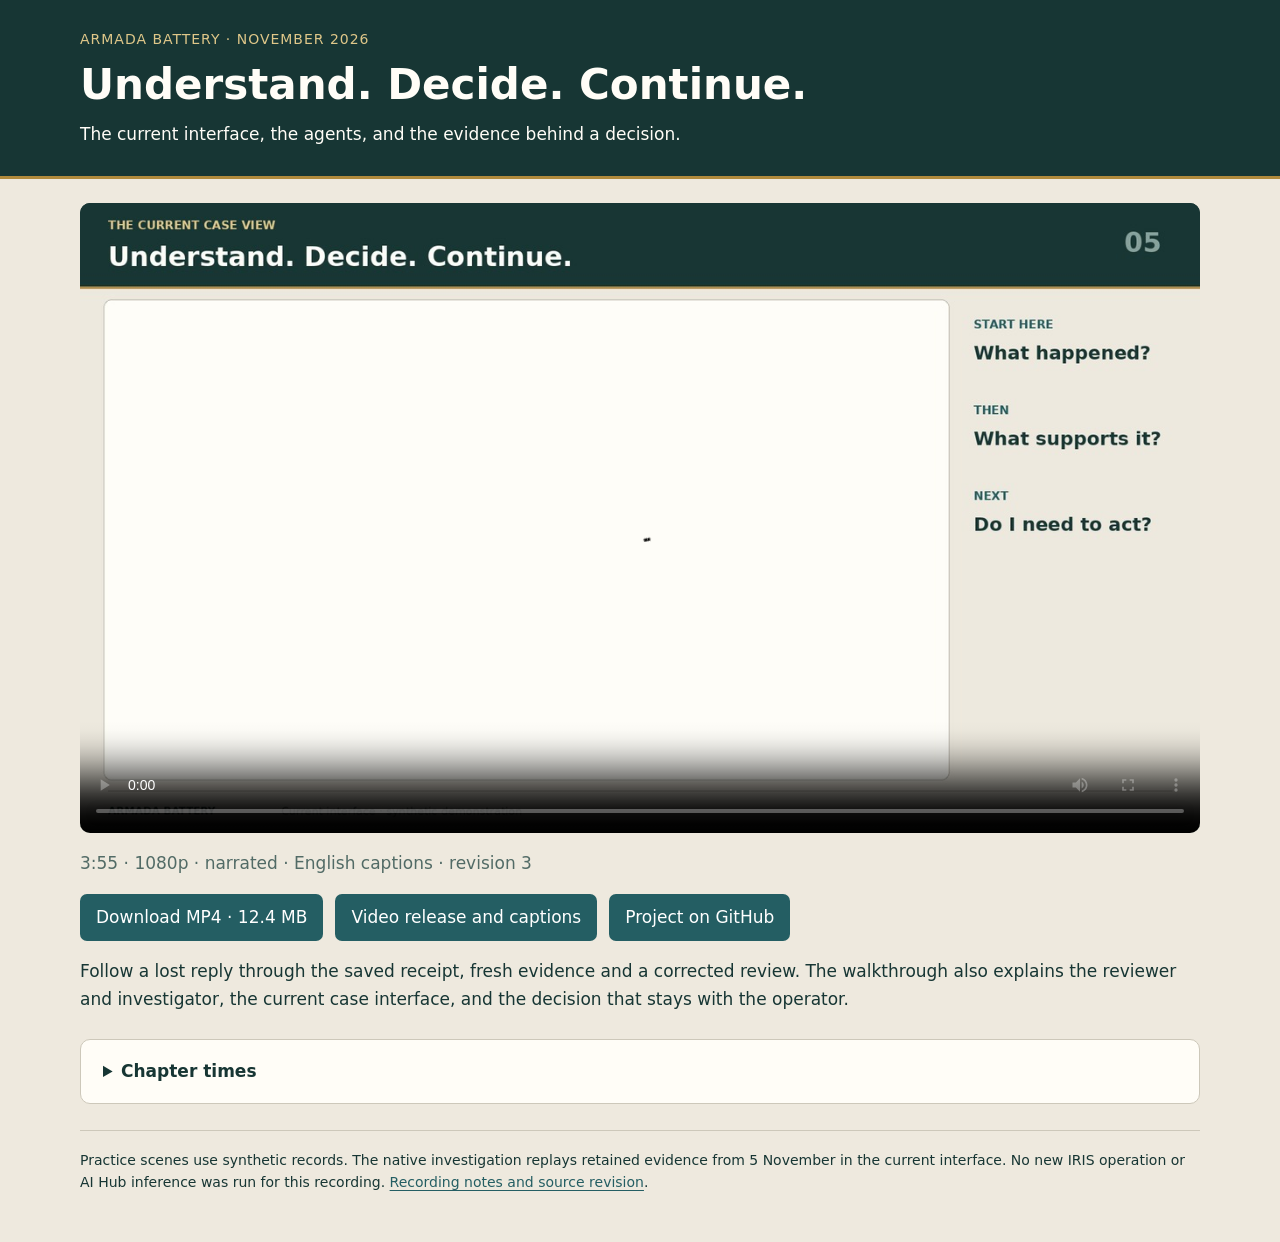
<file: docs/video/index.html>
<!doctype html>
<html lang="en"><head><meta charset="utf-8"><meta name="viewport" content="width=device-width,initial-scale=1">
<title>Armada Battery — current interface walkthrough</title>
<meta name="description" content="A 3:55 walkthrough of Battery's current interface, agent roles, and retained IRIS investigation evidence. Watch or download the MP4 without signing in.">
<style>
*{box-sizing:border-box}body{margin:0;background:#eee9de;color:#173634;font:17px/1.6 system-ui,sans-serif}header{padding:28px max(20px,calc((100vw - 1120px)/2));background:#173634;color:#fffdf7;border-bottom:3px solid #b18a3c}header p{color:#dfc789;margin:0;font-size:14px;letter-spacing:.07em}h1{font-size:clamp(26px,4vw,42px);line-height:1.2;margin:10px 0}main{max-width:1160px;margin:auto;padding:24px 20px 48px}video{display:block;width:100%;aspect-ratio:16/9;background:#173634;border-radius:10px}.meta{color:#526b66}.actions{display:flex;gap:12px;flex-wrap:wrap}.actions a{padding:10px 16px;background:#245e63;color:#fff;border-radius:7px;text-decoration:none}a{color:#245e63;text-underline-offset:3px}details{background:#fffdf7;padding:18px 22px;margin:26px 0;border:1px solid #cdc8ba;border-radius:10px}summary{cursor:pointer;font-weight:650}ol{list-style:none;padding:0;display:grid;grid-template-columns:1fr 1fr;gap:10px 24px}li{display:flex;gap:12px}time{min-width:3em;color:#526b66;font-variant-numeric:tabular-nums}footer{font-size:14px;border-top:1px solid #cdc8ba;padding-top:18px}@media(max-width:650px){ol{grid-template-columns:1fr}}
</style></head><body>
<header><p>ARMADA BATTERY · NOVEMBER 2026</p><h1>Understand. Decide. Continue.</h1><div>The current interface, the agents, and the evidence behind a decision.</div></header>
<main><video controls playsinline preload="metadata" poster="poster.jpg"><source src="https://github.com/rbnbric/armada-battery/releases/download/media-2026-11-11-v3/armada-battery-current-v3.mp4" type="video/mp4"><track kind="captions" srclang="en" label="English" src="captions.vtt">Your browser can <a href="https://github.com/rbnbric/armada-battery/releases/download/media-2026-11-11-v3/armada-battery-current-v3.mp4">download the MP4</a>.</video><p class="meta">3:55 · 1080p · narrated · English captions · revision 3</p><nav class="actions" aria-label="Video links"><a href="https://github.com/rbnbric/armada-battery/releases/download/media-2026-11-11-v3/armada-battery-current-v3.mp4">Download MP4 · 12.4 MB</a><a href="https://github.com/rbnbric/armada-battery/releases/tag/media-2026-11-11-v3">Video release and captions</a><a href="https://github.com/rbnbric/armada-battery">Project on GitHub</a></nav><p>Follow a lost reply through the saved receipt, fresh evidence and a corrected review. The walkthrough also explains the reviewer and investigator, the current case interface, and the decision that stays with the operator.</p><details><summary>Chapter times</summary><ol><li><time>0:00</time> Can you safely send it again?</li><li><time>0:08</time> One request. A retained receipt.</li><li><time>0:20</time> A fresh observation supports the result.</li><li><time>0:33</time> The first answer stays in the record.</li><li><time>0:44</time> Understand. Decide. Continue.</li><li><time>0:56</time> A clearer route through the work.</li><li><time>1:09</time> What the agents do</li><li><time>1:32</time> A first answer, an investigation, a checked result.</li><li><time>1:47</time> Was the assertion supported? Did the result pass?</li><li><time>2:00</time> Readable summaries. Original records underneath.</li><li><time>2:15</time> Was that later change intentional?</li><li><time>2:29</time> An interpretation you can inspect.</li><li><time>2:44</time> Choose a path and record the reason.</li><li><time>3:00</time> A continuous route through the evidence.</li><li><time>3:11</time> Connected evidence, with a defined scope.</li><li><time>3:26</time> Practice on the web. Native workflow in the installation.</li><li><time>3:43</time> Understand the result. Decide what comes next.</li></ol></details><footer>Practice scenes use synthetic records. The native investigation replays retained evidence from 5 November in the current interface. No new IRIS operation or AI Hub inference was run for this recording. <a href="https://github.com/rbnbric/armada-battery/releases/tag/media-2026-11-11-v3">Recording notes and source revision</a>.</footer></main></body></html>
</file>
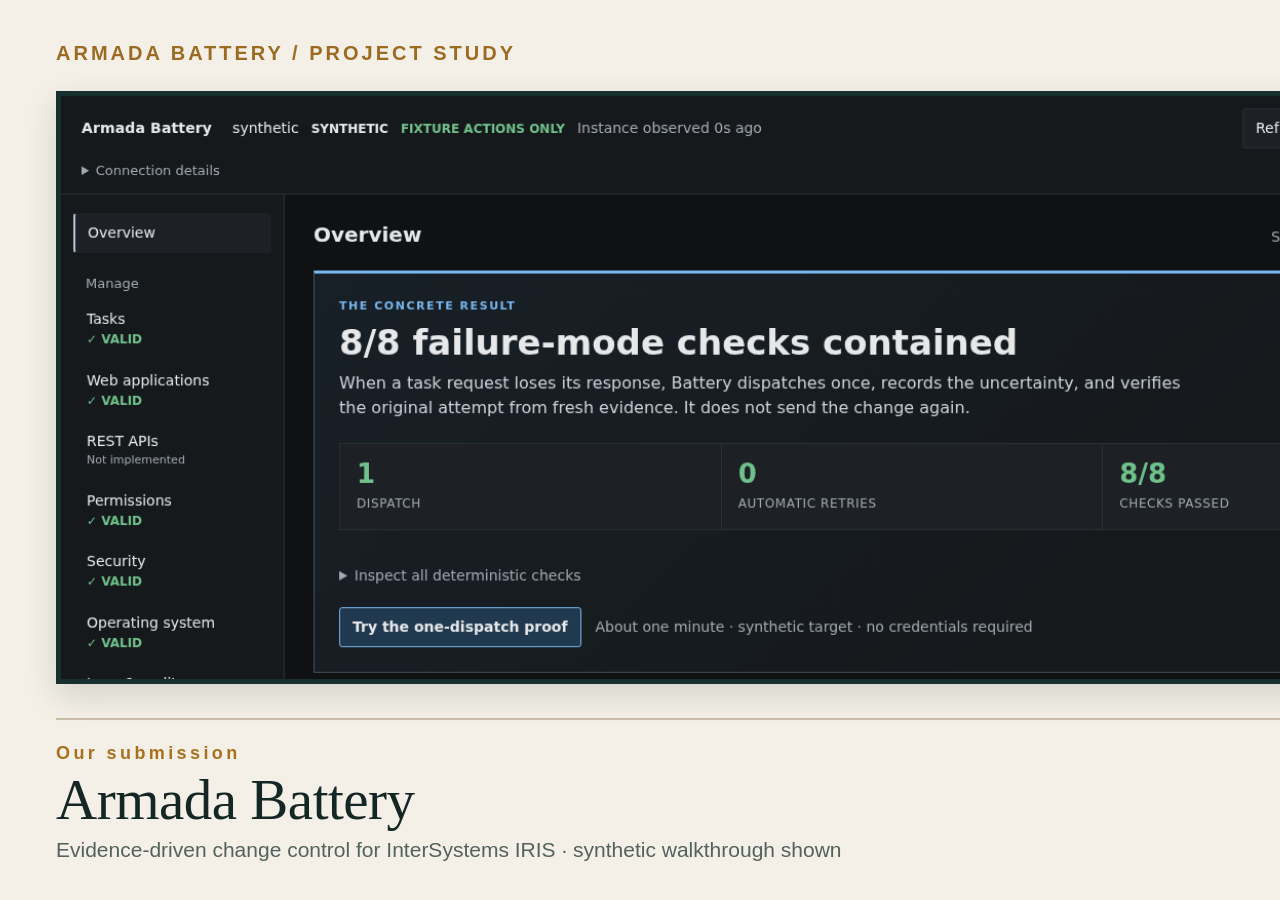
<file: docs/editorial/armada-battery-submission-card.html>
<!doctype html>
<html lang="en">
<head>
  <meta charset="utf-8">
  <meta name="viewport" content="width=device-width, initial-scale=1">
  <title>Armada Battery — our submission</title>
  <style>
    * { box-sizing: border-box; }
    html, body { width: 1600px; height: 900px; margin: 0; overflow: hidden; }
    body { background: #f4f0e7; color: #142725; font-family: Arial, Helvetica, sans-serif; }
    main { position: relative; width: 1600px; height: 900px; padding: 42px 56px 0; }
    .eyebrow { display: flex; align-items: center; justify-content: space-between; color: #9d6a21; font-size: 20px; font-weight: 700; letter-spacing: 3px; text-transform: uppercase; }
    .eyebrow .right { color: #52716a; font-size: 16px; letter-spacing: 2.4px; }
    .screen { position: relative; margin-top: 26px; width: 1488px; height: 593px; overflow: hidden; border: 5px solid #17302f; box-shadow: 0 12px 30px rgba(19, 38, 37, .14); background: #111719; }
    .screen img { display: block; width: 100%; height: auto; }
    .caption { position: relative; margin-top: 34px; display: grid; grid-template-columns: 1fr auto; align-items: end; border-top: 2px solid #cabda9; padding-top: 23px; }
    .caption .label { display: block; color: #a9701e; font-size: 18px; font-weight: 700; letter-spacing: 3.4px; margin-bottom: 7px; }
    .caption h1 { margin: 0; font: normal 57px/1 Georgia, 'Times New Roman', serif; letter-spacing: -.5px; }
    .caption p { margin: 10px 0 0; color: #53625c; font-size: 21px; }
    .mark { width: 84px; height: 84px; object-fit: contain; margin-bottom: 2px; }
  </style>
</head>
<body>
  <main>
    <div class="eyebrow"><span>Armada Battery / Project study</span><span class="right">InterSystems IRIS</span></div>
    <div class="screen"><img src="../screenshots/battery-console-desktop.png" alt="Armada Battery synthetic demonstration overview showing eight of eight checks passed"></div>
    <div class="caption">
      <div>
        <span class="label">Our submission</span>
        <h1>Armada Battery</h1>
        <p>Evidence-driven change control for InterSystems IRIS · synthetic walkthrough shown</p>
      </div>
      <img class="mark" src="../armada-battery-logo.png" alt="" aria-hidden="true">
    </div>
  </main>
</body>
</html>
</file>
